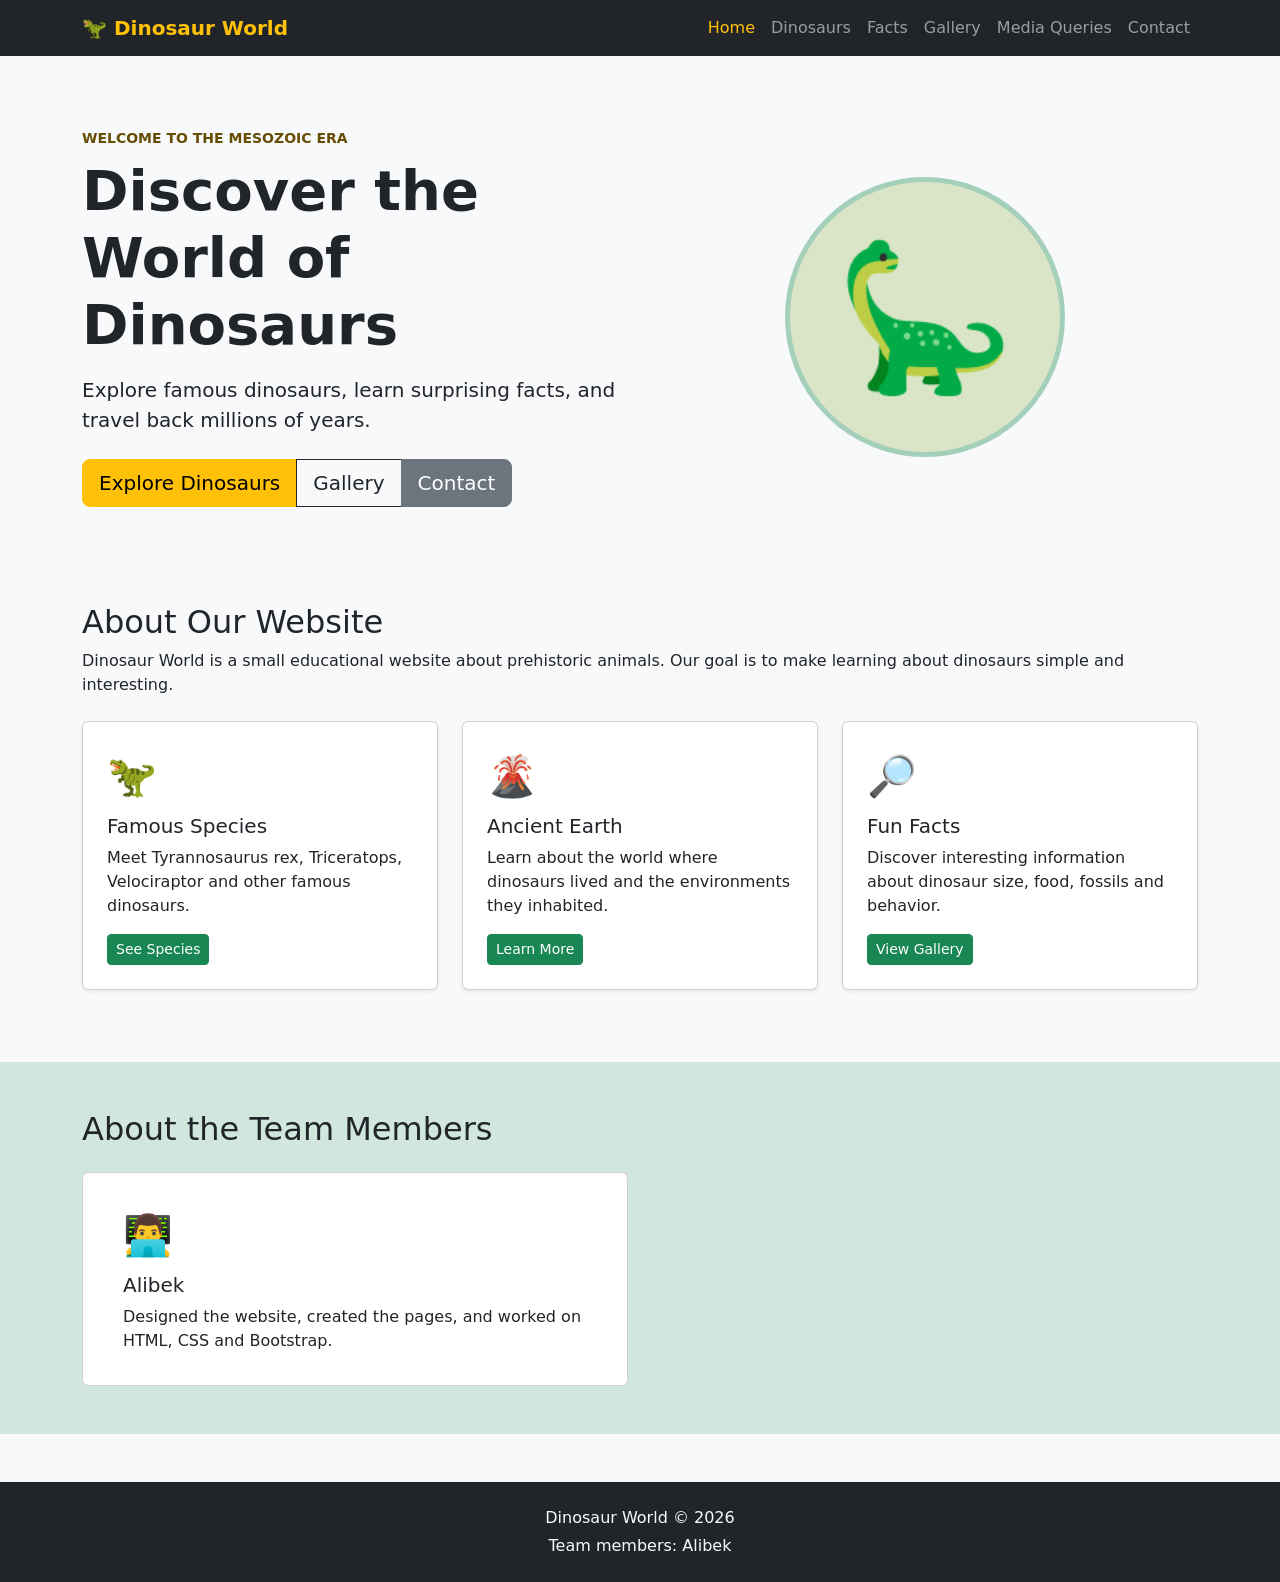
<file: dinosaur_world_bootstrap/index.html>
<!DOCTYPE html>
<html lang="en">
<head>
    <meta charset="UTF-8">
    <meta name="viewport" content="width=device-width, initial-scale=1">
    <title>Dinosaur World - Home</title>
    <link rel="stylesheet" href="css/bootstrap.min.css">
    <link rel="stylesheet" href="css/style.css">
</head>
<body class="bg-body-tertiary">
<a class="visually-hidden-focusable" href="#main">Skip to content</a>
<header>
    <nav class="navbar navbar-expand-lg navbar-dark bg-dark sticky-top" aria-label="Main navigation">
        <div class="container">
            <a class="navbar-brand fw-bold text-warning" href="index.html">🦖 Dinosaur World</a>
            <button class="navbar-toggler" type="button" data-bs-toggle="collapse" data-bs-target="#navMenu" aria-controls="navMenu" aria-expanded="false" aria-label="Toggle navigation">
                <span class="navbar-toggler-icon"></span>
            </button>
            <div class="collapse navbar-collapse" id="navMenu">
                <ul class="navbar-nav ms-auto mb-2 mb-lg-0"><li class="nav-item"><a class="nav-link active text-warning" href="index.html" aria-current="page">Home</a></li><li class="nav-item"><a class="nav-link" href="dinosaurs.html">Dinosaurs</a></li><li class="nav-item"><a class="nav-link" href="facts.html">Facts</a></li><li class="nav-item"><a class="nav-link" href="gallery.html">Gallery</a></li><li class="nav-item"><a class="nav-link" href="responsive.html">Media Queries</a></li><li class="nav-item"><a class="nav-link" href="contact.html">Contact</a></li></ul>
            </div>
        </div>
    </nav>
</header>
<main id="main">
    <section class="container py-5 mt-lg-4">
        <div class="row align-items-center g-4">
            <div class="col-12 col-lg-6 text-center text-lg-start">
                <p class="text-warning-emphasis fw-bold small mb-2">WELCOME TO THE MESOZOIC ERA</p>
                <h1 class="display-4 fw-bold mb-3">Discover the World of Dinosaurs</h1>
                <p class="lead mb-4">Explore famous dinosaurs, learn surprising facts, and travel back millions of years.</p>
                <div class="btn-group" role="group" aria-label="Quick links">
                    <a class="btn btn-warning btn-lg" href="dinosaurs.html">Explore Dinosaurs</a>
                    <a class="btn btn-outline-dark btn-lg" href="gallery.html">Gallery</a>
                    <a class="btn btn-secondary btn-lg" href="contact.html">Contact</a>
                </div>
            </div>
            <div class="col-12 col-lg-6 d-flex justify-content-center">
                <div class="hero-dino d-flex align-items-center justify-content-center rounded-circle border border-5 border-success-subtle" role="img" aria-label="Sauropod dinosaur">🦕</div>
            </div>
        </div>
    </section>

    <section class="container py-4 py-lg-5">
        <h2 class="mb-2">About Our Website</h2>
        <p class="mb-4">Dinosaur World is a small educational website about prehistoric animals. Our goal is to make learning about dinosaurs simple and interesting.</p>
        <div class="row g-3 g-lg-4">
            <div class="col-12 col-md-6 col-lg-4">
                <article class="card h-100 shadow-sm">
                    <div class="card-body d-flex flex-column p-4">
                        <div class="fs-1 mb-2"><span role="img" aria-label="Tyrannosaurus rex icon">🦖</span></div>
                        <h3 class="card-title h5">Famous Species</h3>
                        <p class="card-text flex-grow-1">Meet Tyrannosaurus rex, Triceratops, Velociraptor and other famous dinosaurs.</p>
                        <a class="btn btn-success btn-sm align-self-start" href="dinosaurs.html">See Species</a>
                    </div>
                </article>
            </div>
            <div class="col-12 col-md-6 col-lg-4">
                <article class="card h-100 shadow-sm">
                    <div class="card-body d-flex flex-column p-4">
                        <div class="fs-1 mb-2"><span role="img" aria-label="Volcano icon">🌋</span></div>
                        <h3 class="card-title h5">Ancient Earth</h3>
                        <p class="card-text flex-grow-1">Learn about the world where dinosaurs lived and the environments they inhabited.</p>
                        <a class="btn btn-success btn-sm align-self-start" href="facts.html">Learn More</a>
                    </div>
                </article>
            </div>
            <div class="col-12 col-md-6 col-lg-4">
                <article class="card h-100 shadow-sm">
                    <div class="card-body d-flex flex-column p-4">
                        <div class="fs-1 mb-2"><span role="img" aria-label="Magnifier icon">🔎</span></div>
                        <h3 class="card-title h5">Fun Facts</h3>
                        <p class="card-text flex-grow-1">Discover interesting information about dinosaur size, food, fossils and behavior.</p>
                        <a class="btn btn-success btn-sm align-self-start" href="gallery.html">View Gallery</a>
                    </div>
                </article>
            </div>
        </div>
    </section>

    <section class="bg-success-subtle py-5 mt-4">
        <div class="container">
            <h2 class="mb-4">About the Team Members</h2>
            <div class="row g-4">
                <div class="col-12 col-sm-8 col-md-6">
                    <div class="card p-3 px-sm-4">
                        <div class="card-body text-center text-sm-start">
                            <div class="fs-1 mb-2"><span role="img" aria-label="Developer">👨‍💻</span></div>
                            <h3 class="h5">Alibek</h3>
                            <p class="mb-0">Designed the website, created the pages, and worked on HTML, CSS and Bootstrap.</p>
                        </div>
                    </div>
                </div>
            </div>
        </div>
    </section>
</main>
<footer class="bg-dark text-light text-center py-4 mt-5">
    <p class="mb-1">Dinosaur World © 2026</p>
    <p class="mb-0">Team members: Alibek</p>
</footer>
<script src="js/bootstrap.bundle.min.js"></script>
</body>
</html>
</file>
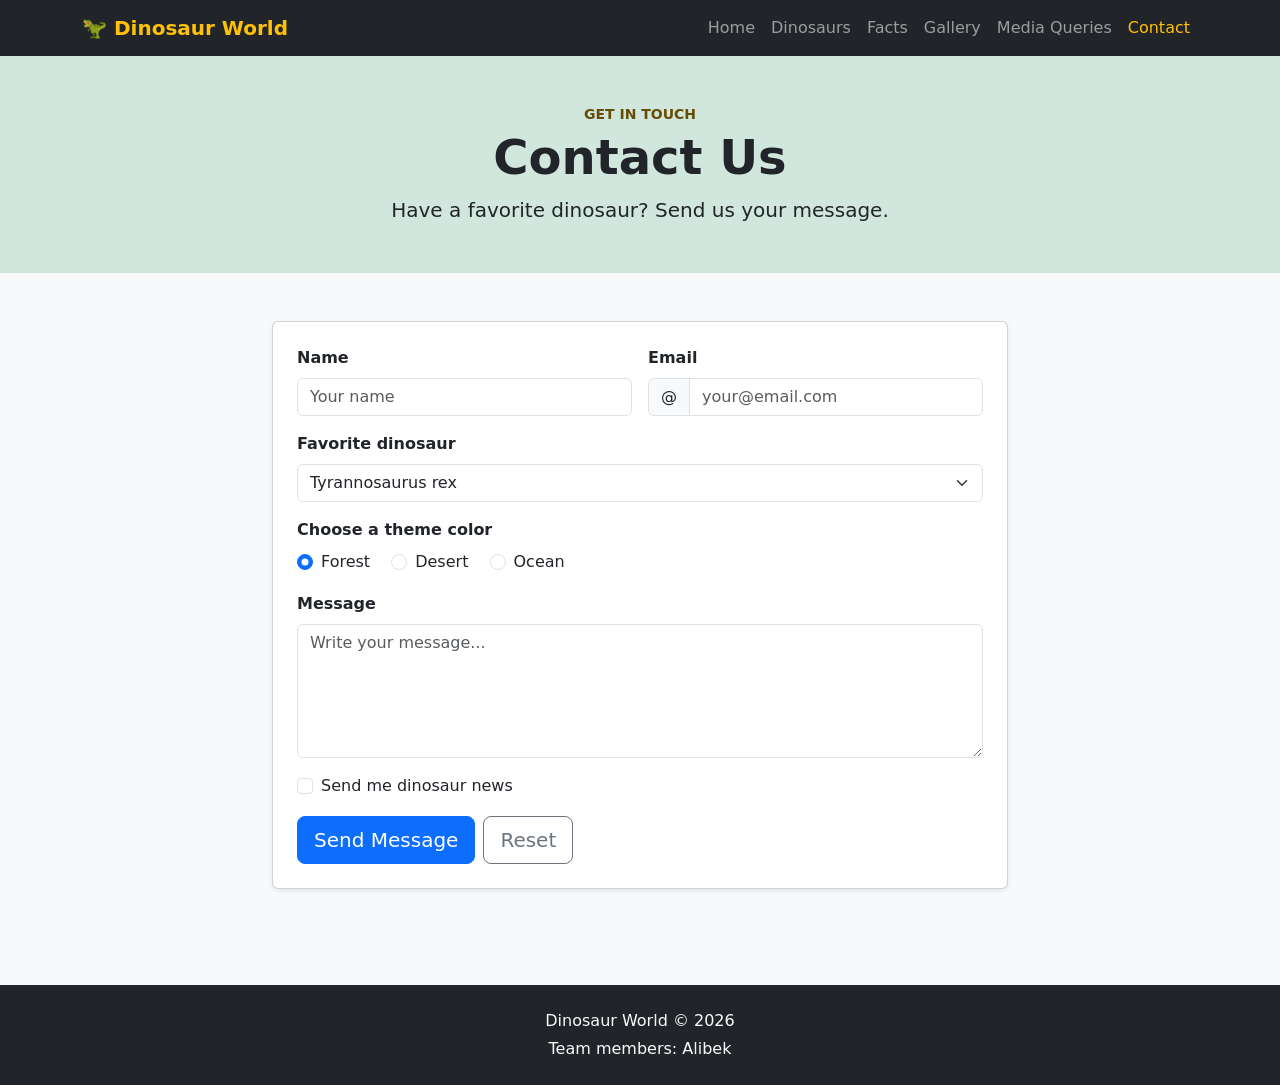
<file: dinosaur_world_bootstrap/contact.html>
<!DOCTYPE html>
<html lang="en">
<head>
    <meta charset="UTF-8">
    <meta name="viewport" content="width=device-width, initial-scale=1">
    <title>Dinosaur World - Contact</title>
    <link rel="stylesheet" href="css/bootstrap.min.css">
    <link rel="stylesheet" href="css/style.css">
</head>
<body class="bg-body-tertiary">
<a class="visually-hidden-focusable" href="#main">Skip to content</a>
<header>
    <nav class="navbar navbar-expand-lg navbar-dark bg-dark sticky-top" aria-label="Main navigation">
        <div class="container">
            <a class="navbar-brand fw-bold text-warning" href="index.html">🦖 Dinosaur World</a>
            <button class="navbar-toggler" type="button" data-bs-toggle="collapse" data-bs-target="#navMenu" aria-controls="navMenu" aria-expanded="false" aria-label="Toggle navigation">
                <span class="navbar-toggler-icon"></span>
            </button>
            <div class="collapse navbar-collapse" id="navMenu">
                <ul class="navbar-nav ms-auto mb-2 mb-lg-0"><li class="nav-item"><a class="nav-link" href="index.html">Home</a></li><li class="nav-item"><a class="nav-link" href="dinosaurs.html">Dinosaurs</a></li><li class="nav-item"><a class="nav-link" href="facts.html">Facts</a></li><li class="nav-item"><a class="nav-link" href="gallery.html">Gallery</a></li><li class="nav-item"><a class="nav-link" href="responsive.html">Media Queries</a></li><li class="nav-item"><a class="nav-link active text-warning" href="contact.html" aria-current="page">Contact</a></li></ul>
            </div>
        </div>
    </nav>
</header>
<main id="main">
    <section class="bg-success-subtle text-center py-5 px-3">
        <p class="text-warning-emphasis fw-bold small mb-1">GET IN TOUCH</p>
        <h1 class="display-5 fw-bold">Contact Us</h1>
        <p class="lead mb-0">Have a favorite dinosaur? Send us your message.</p>
    </section>

    <section class="container py-5">
        <div class="row justify-content-center">
            <div class="col-12 col-md-10 col-lg-8">
                <form class="card card-body p-3 p-md-4 shadow-sm" action="#" method="post">
                    <div class="row g-3">
                        <div class="col-12 col-md-6">
                            <label for="name" class="form-label fw-bold">Name</label>
                            <input type="text" class="form-control" id="name" name="name" placeholder="Your name" required>
                        </div>
                        <div class="col-12 col-md-6">
                            <label for="email" class="form-label fw-bold">Email</label>
                            <div class="input-group">
                                <span class="input-group-text" id="at">@</span>
                                <input type="email" class="form-control" id="email" name="email" placeholder="your@email.com" aria-describedby="at" required>
                            </div>
                        </div>
                        <div class="col-12">
                            <label for="dinosaur" class="form-label fw-bold">Favorite dinosaur</label>
                            <select class="form-select" id="dinosaur" name="dinosaur">
                                <option>Tyrannosaurus rex</option><option>Triceratops</option><option>Velociraptor</option><option>Brachiosaurus</option>
                            </select>
                        </div>
                        <fieldset class="col-12">
                            <legend class="form-label fw-bold fs-6">Choose a theme color</legend>
                            <div class="form-check form-check-inline"><input class="form-check-input" type="radio" name="theme" id="forest" value="forest" checked><label class="form-check-label" for="forest">Forest</label></div>
                            <div class="form-check form-check-inline"><input class="form-check-input" type="radio" name="theme" id="desert" value="desert"><label class="form-check-label" for="desert">Desert</label></div>
                            <div class="form-check form-check-inline"><input class="form-check-input" type="radio" name="theme" id="ocean" value="ocean"><label class="form-check-label" for="ocean">Ocean</label></div>
                        </fieldset>
                        <div class="col-12">
                            <label for="message" class="form-label fw-bold">Message</label>
                            <textarea class="form-control" id="message" name="message" rows="5" placeholder="Write your message..." required></textarea>
                        </div>
                        <div class="col-12">
                            <div class="form-check"><input class="form-check-input" type="checkbox" id="news"><label class="form-check-label" for="news">Send me dinosaur news</label></div>
                        </div>
                        <div class="col-12 d-grid d-sm-flex gap-2">
                            <button type="submit" class="btn btn-primary btn-lg">Send Message</button>
                            <button type="reset" class="btn btn-outline-secondary btn-lg">Reset</button>
                        </div>
                    </div>
                </form>
            </div>
        </div>
    </section>
</main>
<footer class="bg-dark text-light text-center py-4 mt-5">
    <p class="mb-1">Dinosaur World © 2026</p>
    <p class="mb-0">Team members: Alibek</p>
</footer>
<script src="js/bootstrap.bundle.min.js"></script>
</body>
</html>
</file>
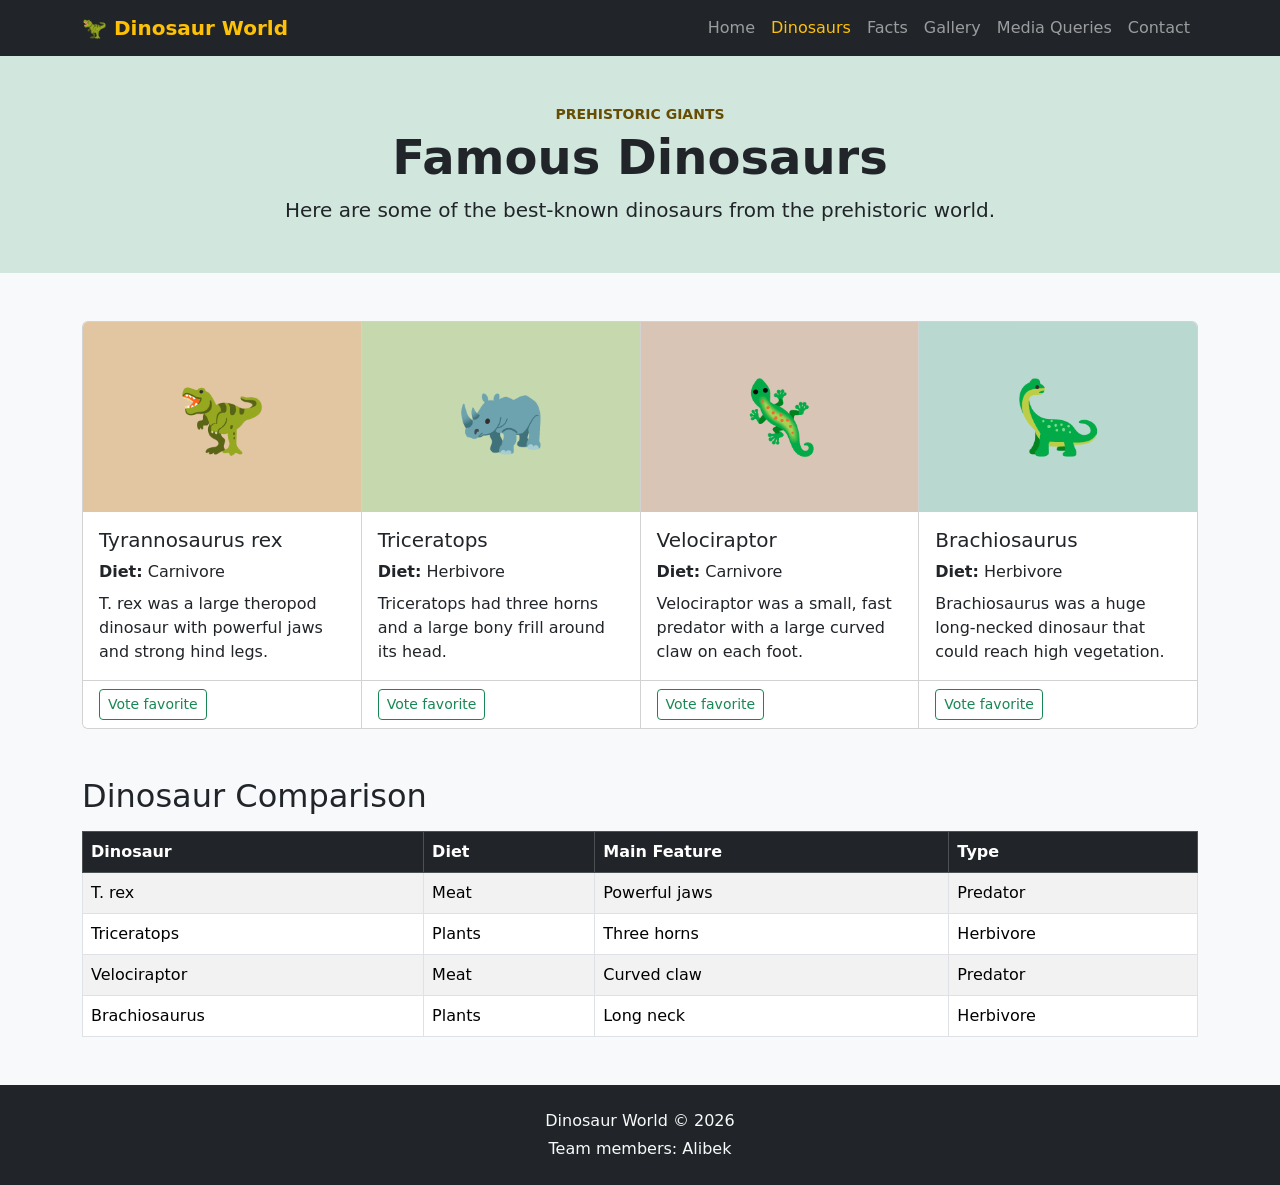
<file: dinosaur_world_bootstrap/dinosaurs.html>
<!DOCTYPE html>
<html lang="en">
<head>
    <meta charset="UTF-8">
    <meta name="viewport" content="width=device-width, initial-scale=1">
    <title>Dinosaur World - Dinosaurs</title>
    <link rel="stylesheet" href="css/bootstrap.min.css">
    <link rel="stylesheet" href="css/style.css">
</head>
<body class="bg-body-tertiary">
<a class="visually-hidden-focusable" href="#main">Skip to content</a>
<header>
    <nav class="navbar navbar-expand-lg navbar-dark bg-dark sticky-top" aria-label="Main navigation">
        <div class="container">
            <a class="navbar-brand fw-bold text-warning" href="index.html">🦖 Dinosaur World</a>
            <button class="navbar-toggler" type="button" data-bs-toggle="collapse" data-bs-target="#navMenu" aria-controls="navMenu" aria-expanded="false" aria-label="Toggle navigation">
                <span class="navbar-toggler-icon"></span>
            </button>
            <div class="collapse navbar-collapse" id="navMenu">
                <ul class="navbar-nav ms-auto mb-2 mb-lg-0"><li class="nav-item"><a class="nav-link" href="index.html">Home</a></li><li class="nav-item"><a class="nav-link active text-warning" href="dinosaurs.html" aria-current="page">Dinosaurs</a></li><li class="nav-item"><a class="nav-link" href="facts.html">Facts</a></li><li class="nav-item"><a class="nav-link" href="gallery.html">Gallery</a></li><li class="nav-item"><a class="nav-link" href="responsive.html">Media Queries</a></li><li class="nav-item"><a class="nav-link" href="contact.html">Contact</a></li></ul>
            </div>
        </div>
    </nav>
</header>
<main id="main">
    <section class="bg-success-subtle text-center py-5 px-3">
        <p class="text-warning-emphasis fw-bold small mb-1">PREHISTORIC GIANTS</p>
        <h1 class="display-5 fw-bold">Famous Dinosaurs</h1>
        <p class="lead mb-0">Here are some of the best-known dinosaurs from the prehistoric world.</p>
    </section>

    <section class="container py-5">
        <div class="card-group">
            <div class="card">
                <div class="tile t1 d-flex align-items-center justify-content-center card-img-top" role="img" aria-label="T-rex">🦖</div>
                <div class="card-body">
                    <h2 class="card-title h5">Tyrannosaurus rex</h2>
                    <p class="card-text mb-2"><strong>Diet:</strong> Carnivore</p>
                    <p class="card-text">T. rex was a large theropod dinosaur with powerful jaws and strong hind legs.</p>
                </div>
                <div class="card-footer bg-white"><a class="btn btn-outline-success btn-sm" href="contact.html">Vote favorite</a></div>
            </div>
            <div class="card">
                <div class="tile t2 d-flex align-items-center justify-content-center card-img-top" role="img" aria-label="Rhino">🦏</div>
                <div class="card-body">
                    <h2 class="card-title h5">Triceratops</h2>
                    <p class="card-text mb-2"><strong>Diet:</strong> Herbivore</p>
                    <p class="card-text">Triceratops had three horns and a large bony frill around its head.</p>
                </div>
                <div class="card-footer bg-white"><a class="btn btn-outline-success btn-sm" href="contact.html">Vote favorite</a></div>
            </div>
            <div class="card">
                <div class="tile t3 d-flex align-items-center justify-content-center card-img-top" role="img" aria-label="Lizard">🦎</div>
                <div class="card-body">
                    <h2 class="card-title h5">Velociraptor</h2>
                    <p class="card-text mb-2"><strong>Diet:</strong> Carnivore</p>
                    <p class="card-text">Velociraptor was a small, fast predator with a large curved claw on each foot.</p>
                </div>
                <div class="card-footer bg-white"><a class="btn btn-outline-success btn-sm" href="contact.html">Vote favorite</a></div>
            </div>
            <div class="card">
                <div class="tile t4 d-flex align-items-center justify-content-center card-img-top" role="img" aria-label="Sauropod">🦕</div>
                <div class="card-body">
                    <h2 class="card-title h5">Brachiosaurus</h2>
                    <p class="card-text mb-2"><strong>Diet:</strong> Herbivore</p>
                    <p class="card-text">Brachiosaurus was a huge long-necked dinosaur that could reach high vegetation.</p>
                </div>
                <div class="card-footer bg-white"><a class="btn btn-outline-success btn-sm" href="contact.html">Vote favorite</a></div>
            </div>
        </div>
    </section>

    <section class="container">
        <h2 class="mb-3">Dinosaur Comparison</h2>
        <div class="table-responsive">
            <table class="table table-striped table-bordered bg-white mb-0">
                <thead class="table-dark"><tr><th scope="col">Dinosaur</th><th scope="col">Diet</th><th scope="col">Main Feature</th><th scope="col">Type</th></tr></thead>
                <tbody><tr><td>T. rex</td><td>Meat</td><td>Powerful jaws</td><td>Predator</td></tr><tr><td>Triceratops</td><td>Plants</td><td>Three horns</td><td>Herbivore</td></tr><tr><td>Velociraptor</td><td>Meat</td><td>Curved claw</td><td>Predator</td></tr><tr><td>Brachiosaurus</td><td>Plants</td><td>Long neck</td><td>Herbivore</td></tr></tbody>
            </table>
        </div>
    </section>
</main>
<footer class="bg-dark text-light text-center py-4 mt-5">
    <p class="mb-1">Dinosaur World © 2026</p>
    <p class="mb-0">Team members: Alibek</p>
</footer>
<script src="js/bootstrap.bundle.min.js"></script>
</body>
</html>
</file>
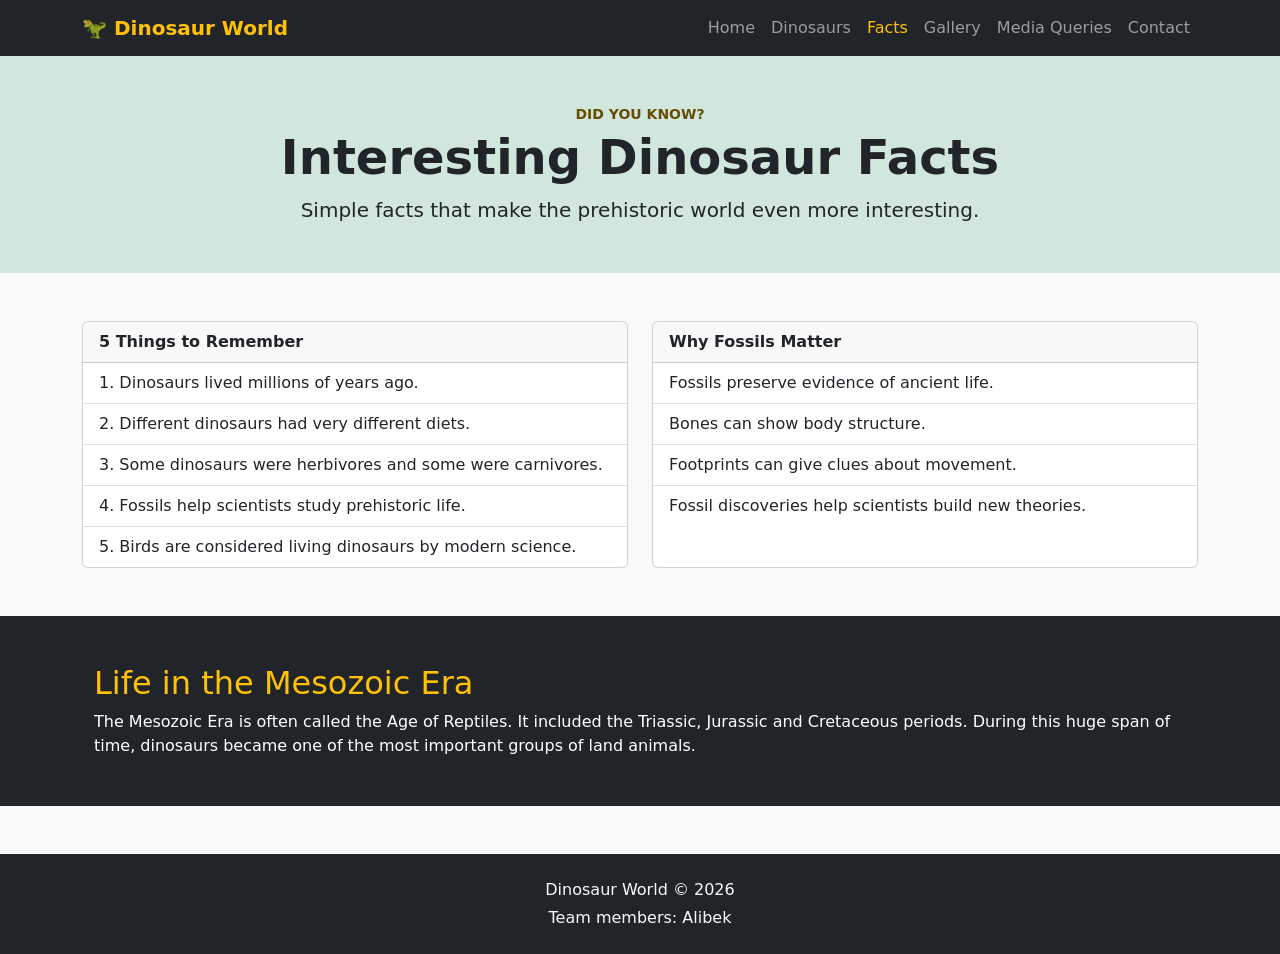
<file: dinosaur_world_bootstrap/facts.html>
<!DOCTYPE html>
<html lang="en">
<head>
    <meta charset="UTF-8">
    <meta name="viewport" content="width=device-width, initial-scale=1">
    <title>Dinosaur World - Facts</title>
    <link rel="stylesheet" href="css/bootstrap.min.css">
    <link rel="stylesheet" href="css/style.css">
</head>
<body class="bg-body-tertiary">
<a class="visually-hidden-focusable" href="#main">Skip to content</a>
<header>
    <nav class="navbar navbar-expand-lg navbar-dark bg-dark sticky-top" aria-label="Main navigation">
        <div class="container">
            <a class="navbar-brand fw-bold text-warning" href="index.html">🦖 Dinosaur World</a>
            <button class="navbar-toggler" type="button" data-bs-toggle="collapse" data-bs-target="#navMenu" aria-controls="navMenu" aria-expanded="false" aria-label="Toggle navigation">
                <span class="navbar-toggler-icon"></span>
            </button>
            <div class="collapse navbar-collapse" id="navMenu">
                <ul class="navbar-nav ms-auto mb-2 mb-lg-0"><li class="nav-item"><a class="nav-link" href="index.html">Home</a></li><li class="nav-item"><a class="nav-link" href="dinosaurs.html">Dinosaurs</a></li><li class="nav-item"><a class="nav-link active text-warning" href="facts.html" aria-current="page">Facts</a></li><li class="nav-item"><a class="nav-link" href="gallery.html">Gallery</a></li><li class="nav-item"><a class="nav-link" href="responsive.html">Media Queries</a></li><li class="nav-item"><a class="nav-link" href="contact.html">Contact</a></li></ul>
            </div>
        </div>
    </nav>
</header>
<main id="main">
    <section class="bg-success-subtle text-center py-5 px-3">
        <p class="text-warning-emphasis fw-bold small mb-1">DID YOU KNOW?</p>
        <h1 class="display-5 fw-bold">Interesting Dinosaur Facts</h1>
        <p class="lead mb-0">Simple facts that make the prehistoric world even more interesting.</p>
    </section>

    <section class="container py-5">
        <div class="row g-4">
            <div class="col-12 col-md-6">
                <div class="card h-100"><div class="card-header fw-bold">5 Things to Remember</div>
                <ol class="list-group list-group-flush list-group-numbered"><li class="list-group-item">Dinosaurs lived millions of years ago.</li><li class="list-group-item">Different dinosaurs had very different diets.</li><li class="list-group-item">Some dinosaurs were herbivores and some were carnivores.</li><li class="list-group-item">Fossils help scientists study prehistoric life.</li><li class="list-group-item">Birds are considered living dinosaurs by modern science.</li></ol></div>
            </div>
            <div class="col-12 col-md-6">
                <div class="card h-100"><div class="card-header fw-bold">Why Fossils Matter</div>
                <ul class="list-group list-group-flush"><li class="list-group-item">Fossils preserve evidence of ancient life.</li><li class="list-group-item">Bones can show body structure.</li><li class="list-group-item">Footprints can give clues about movement.</li><li class="list-group-item">Fossil discoveries help scientists build new theories.</li></ul></div>
            </div>
        </div>
    </section>

    <section class="bg-dark text-white py-5">
        <div class="container px-3 px-sm-4">
            <h2 class="text-warning">Life in the Mesozoic Era</h2>
            <p class="mb-0">The Mesozoic Era is often called the Age of Reptiles. It included the Triassic, Jurassic and Cretaceous periods. During this huge span of time, dinosaurs became one of the most important groups of land animals.</p>
        </div>
    </section>
</main>
<footer class="bg-dark text-light text-center py-4 mt-5">
    <p class="mb-1">Dinosaur World © 2026</p>
    <p class="mb-0">Team members: Alibek</p>
</footer>
<script src="js/bootstrap.bundle.min.js"></script>
</body>
</html>
</file>
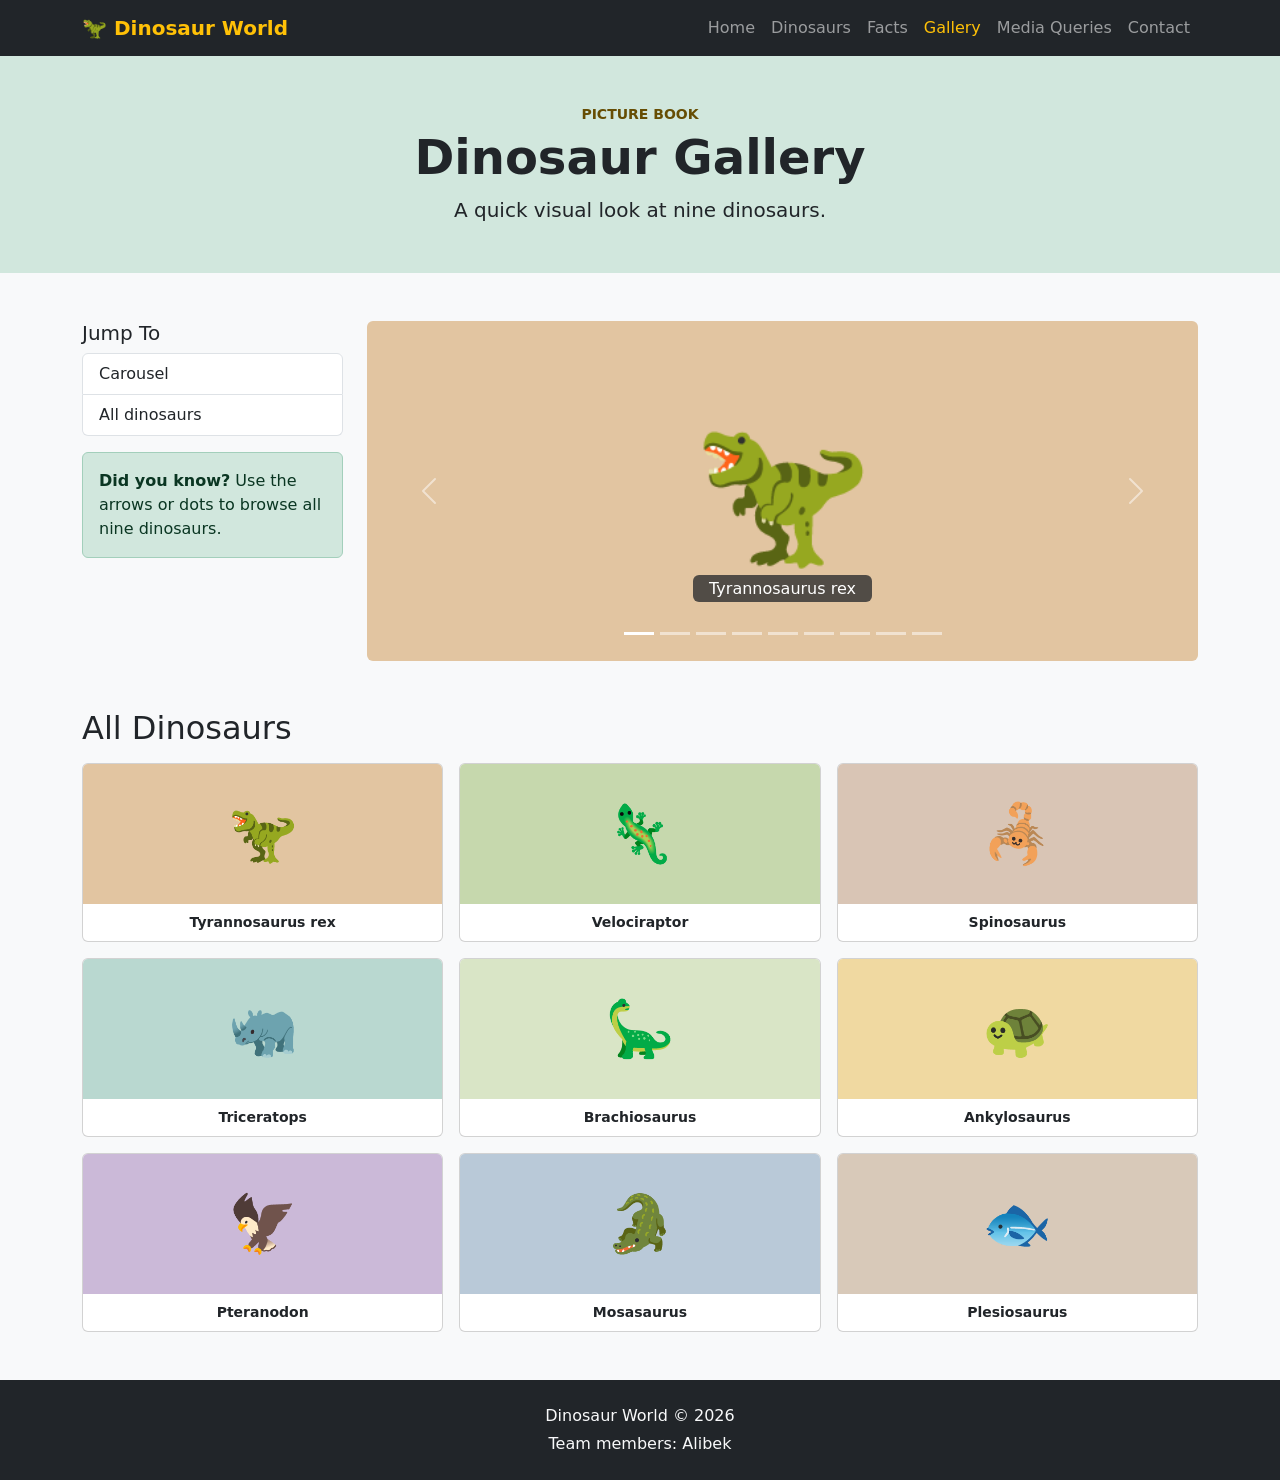
<file: dinosaur_world_bootstrap/gallery.html>
<!DOCTYPE html>
<html lang="en">
<head>
    <meta charset="UTF-8">
    <meta name="viewport" content="width=device-width, initial-scale=1">
    <title>Dinosaur World - Gallery</title>
    <link rel="stylesheet" href="css/bootstrap.min.css">
    <link rel="stylesheet" href="css/style.css">
</head>
<body class="bg-body-tertiary">
<a class="visually-hidden-focusable" href="#main">Skip to content</a>
<header>
    <nav class="navbar navbar-expand-lg navbar-dark bg-dark sticky-top" aria-label="Main navigation">
        <div class="container">
            <a class="navbar-brand fw-bold text-warning" href="index.html">🦖 Dinosaur World</a>
            <button class="navbar-toggler" type="button" data-bs-toggle="collapse" data-bs-target="#navMenu" aria-controls="navMenu" aria-expanded="false" aria-label="Toggle navigation">
                <span class="navbar-toggler-icon"></span>
            </button>
            <div class="collapse navbar-collapse" id="navMenu">
                <ul class="navbar-nav ms-auto mb-2 mb-lg-0"><li class="nav-item"><a class="nav-link" href="index.html">Home</a></li><li class="nav-item"><a class="nav-link" href="dinosaurs.html">Dinosaurs</a></li><li class="nav-item"><a class="nav-link" href="facts.html">Facts</a></li><li class="nav-item"><a class="nav-link active text-warning" href="gallery.html" aria-current="page">Gallery</a></li><li class="nav-item"><a class="nav-link" href="responsive.html">Media Queries</a></li><li class="nav-item"><a class="nav-link" href="contact.html">Contact</a></li></ul>
            </div>
        </div>
    </nav>
</header>
<main id="main">
    <section class="bg-success-subtle text-center py-5 px-3">
        <p class="text-warning-emphasis fw-bold small mb-1">PICTURE BOOK</p>
        <h1 class="display-5 fw-bold">Dinosaur Gallery</h1>
        <p class="lead mb-0">A quick visual look at nine dinosaurs.</p>
    </section>

    <section class="container py-5">
        <div class="row g-4">
            <aside class="col-12 col-lg-3">
                <h2 class="h5">Jump To</h2>
                <div class="list-group mb-3">
                    <a class="list-group-item list-group-item-action" href="#slider">Carousel</a>
                    <a class="list-group-item list-group-item-action" href="#thumbs">All dinosaurs</a>
                </div>
                <div class="alert alert-success mb-0" role="note"><strong>Did you know?</strong> Use the arrows or dots to browse all nine dinosaurs.</div>
            </aside>
            <div class="col-12 col-lg-9" id="slider">
                <div id="dinoCarousel" class="carousel slide" data-bs-ride="carousel" aria-label="Dinosaur carousel">
                    <div class="carousel-indicators"><button type="button" data-bs-target="#dinoCarousel" data-bs-slide-to="0" class="active" aria-current="true" aria-label="Slide 1"></button><button type="button" data-bs-target="#dinoCarousel" data-bs-slide-to="1" aria-label="Slide 2"></button><button type="button" data-bs-target="#dinoCarousel" data-bs-slide-to="2" aria-label="Slide 3"></button><button type="button" data-bs-target="#dinoCarousel" data-bs-slide-to="3" aria-label="Slide 4"></button><button type="button" data-bs-target="#dinoCarousel" data-bs-slide-to="4" aria-label="Slide 5"></button><button type="button" data-bs-target="#dinoCarousel" data-bs-slide-to="5" aria-label="Slide 6"></button><button type="button" data-bs-target="#dinoCarousel" data-bs-slide-to="6" aria-label="Slide 7"></button><button type="button" data-bs-target="#dinoCarousel" data-bs-slide-to="7" aria-label="Slide 8"></button><button type="button" data-bs-target="#dinoCarousel" data-bs-slide-to="8" aria-label="Slide 9"></button></div>
                    <div class="carousel-inner rounded">
                <div class="carousel-item active">
                    <div class="tile t1 slide d-flex align-items-center justify-content-center" role="img" aria-label="Tyrannosaurus rex">🦖</div>
                    <div class="carousel-caption d-block"><span class="bg-dark bg-opacity-75 rounded px-3 py-1">Tyrannosaurus rex</span></div>
                </div>
                <div class="carousel-item">
                    <div class="tile t2 slide d-flex align-items-center justify-content-center" role="img" aria-label="Velociraptor">🦎</div>
                    <div class="carousel-caption d-block"><span class="bg-dark bg-opacity-75 rounded px-3 py-1">Velociraptor</span></div>
                </div>
                <div class="carousel-item">
                    <div class="tile t3 slide d-flex align-items-center justify-content-center" role="img" aria-label="Spinosaurus">🦂</div>
                    <div class="carousel-caption d-block"><span class="bg-dark bg-opacity-75 rounded px-3 py-1">Spinosaurus</span></div>
                </div>
                <div class="carousel-item">
                    <div class="tile t4 slide d-flex align-items-center justify-content-center" role="img" aria-label="Triceratops">🦏</div>
                    <div class="carousel-caption d-block"><span class="bg-dark bg-opacity-75 rounded px-3 py-1">Triceratops</span></div>
                </div>
                <div class="carousel-item">
                    <div class="tile t5 slide d-flex align-items-center justify-content-center" role="img" aria-label="Brachiosaurus">🦕</div>
                    <div class="carousel-caption d-block"><span class="bg-dark bg-opacity-75 rounded px-3 py-1">Brachiosaurus</span></div>
                </div>
                <div class="carousel-item">
                    <div class="tile t6 slide d-flex align-items-center justify-content-center" role="img" aria-label="Ankylosaurus">🐢</div>
                    <div class="carousel-caption d-block"><span class="bg-dark bg-opacity-75 rounded px-3 py-1">Ankylosaurus</span></div>
                </div>
                <div class="carousel-item">
                    <div class="tile t7 slide d-flex align-items-center justify-content-center" role="img" aria-label="Pteranodon">🦅</div>
                    <div class="carousel-caption d-block"><span class="bg-dark bg-opacity-75 rounded px-3 py-1">Pteranodon</span></div>
                </div>
                <div class="carousel-item">
                    <div class="tile t8 slide d-flex align-items-center justify-content-center" role="img" aria-label="Mosasaurus">🐊</div>
                    <div class="carousel-caption d-block"><span class="bg-dark bg-opacity-75 rounded px-3 py-1">Mosasaurus</span></div>
                </div>
                <div class="carousel-item">
                    <div class="tile t9 slide d-flex align-items-center justify-content-center" role="img" aria-label="Plesiosaurus">🐟</div>
                    <div class="carousel-caption d-block"><span class="bg-dark bg-opacity-75 rounded px-3 py-1">Plesiosaurus</span></div>
                </div>
                    </div>
                    <button class="carousel-control-prev" type="button" data-bs-target="#dinoCarousel" data-bs-slide="prev"><span class="carousel-control-prev-icon" aria-hidden="true"></span><span class="visually-hidden">Previous</span></button>
                    <button class="carousel-control-next" type="button" data-bs-target="#dinoCarousel" data-bs-slide="next"><span class="carousel-control-next-icon" aria-hidden="true"></span><span class="visually-hidden">Next</span></button>
                </div>
            </div>
        </div>
    </section>

    <section class="container" id="thumbs">
        <h2 class="mb-3">All Dinosaurs</h2>
        <div class="row g-3">
            <div class="col-6 col-md-4">
                <div class="card text-center h-100"><div class="tile t1 thumb d-flex align-items-center justify-content-center card-img-top" role="img" aria-label="Tyrannosaurus rex">🦖</div>
                <div class="card-body py-2"><p class="card-text small fw-bold mb-0">Tyrannosaurus rex</p></div></div>
            </div>
            <div class="col-6 col-md-4">
                <div class="card text-center h-100"><div class="tile t2 thumb d-flex align-items-center justify-content-center card-img-top" role="img" aria-label="Velociraptor">🦎</div>
                <div class="card-body py-2"><p class="card-text small fw-bold mb-0">Velociraptor</p></div></div>
            </div>
            <div class="col-6 col-md-4">
                <div class="card text-center h-100"><div class="tile t3 thumb d-flex align-items-center justify-content-center card-img-top" role="img" aria-label="Spinosaurus">🦂</div>
                <div class="card-body py-2"><p class="card-text small fw-bold mb-0">Spinosaurus</p></div></div>
            </div>
            <div class="col-6 col-md-4">
                <div class="card text-center h-100"><div class="tile t4 thumb d-flex align-items-center justify-content-center card-img-top" role="img" aria-label="Triceratops">🦏</div>
                <div class="card-body py-2"><p class="card-text small fw-bold mb-0">Triceratops</p></div></div>
            </div>
            <div class="col-6 col-md-4">
                <div class="card text-center h-100"><div class="tile t5 thumb d-flex align-items-center justify-content-center card-img-top" role="img" aria-label="Brachiosaurus">🦕</div>
                <div class="card-body py-2"><p class="card-text small fw-bold mb-0">Brachiosaurus</p></div></div>
            </div>
            <div class="col-6 col-md-4">
                <div class="card text-center h-100"><div class="tile t6 thumb d-flex align-items-center justify-content-center card-img-top" role="img" aria-label="Ankylosaurus">🐢</div>
                <div class="card-body py-2"><p class="card-text small fw-bold mb-0">Ankylosaurus</p></div></div>
            </div>
            <div class="col-6 col-md-4">
                <div class="card text-center h-100"><div class="tile t7 thumb d-flex align-items-center justify-content-center card-img-top" role="img" aria-label="Pteranodon">🦅</div>
                <div class="card-body py-2"><p class="card-text small fw-bold mb-0">Pteranodon</p></div></div>
            </div>
            <div class="col-6 col-md-4">
                <div class="card text-center h-100"><div class="tile t8 thumb d-flex align-items-center justify-content-center card-img-top" role="img" aria-label="Mosasaurus">🐊</div>
                <div class="card-body py-2"><p class="card-text small fw-bold mb-0">Mosasaurus</p></div></div>
            </div>
            <div class="col-6 col-md-4">
                <div class="card text-center h-100"><div class="tile t9 thumb d-flex align-items-center justify-content-center card-img-top" role="img" aria-label="Plesiosaurus">🐟</div>
                <div class="card-body py-2"><p class="card-text small fw-bold mb-0">Plesiosaurus</p></div></div>
            </div>
        </div>
    </section>
</main>
<footer class="bg-dark text-light text-center py-4 mt-5">
    <p class="mb-1">Dinosaur World © 2026</p>
    <p class="mb-0">Team members: Alibek</p>
</footer>
<script src="js/bootstrap.bundle.min.js"></script>
</body>
</html>
</file>
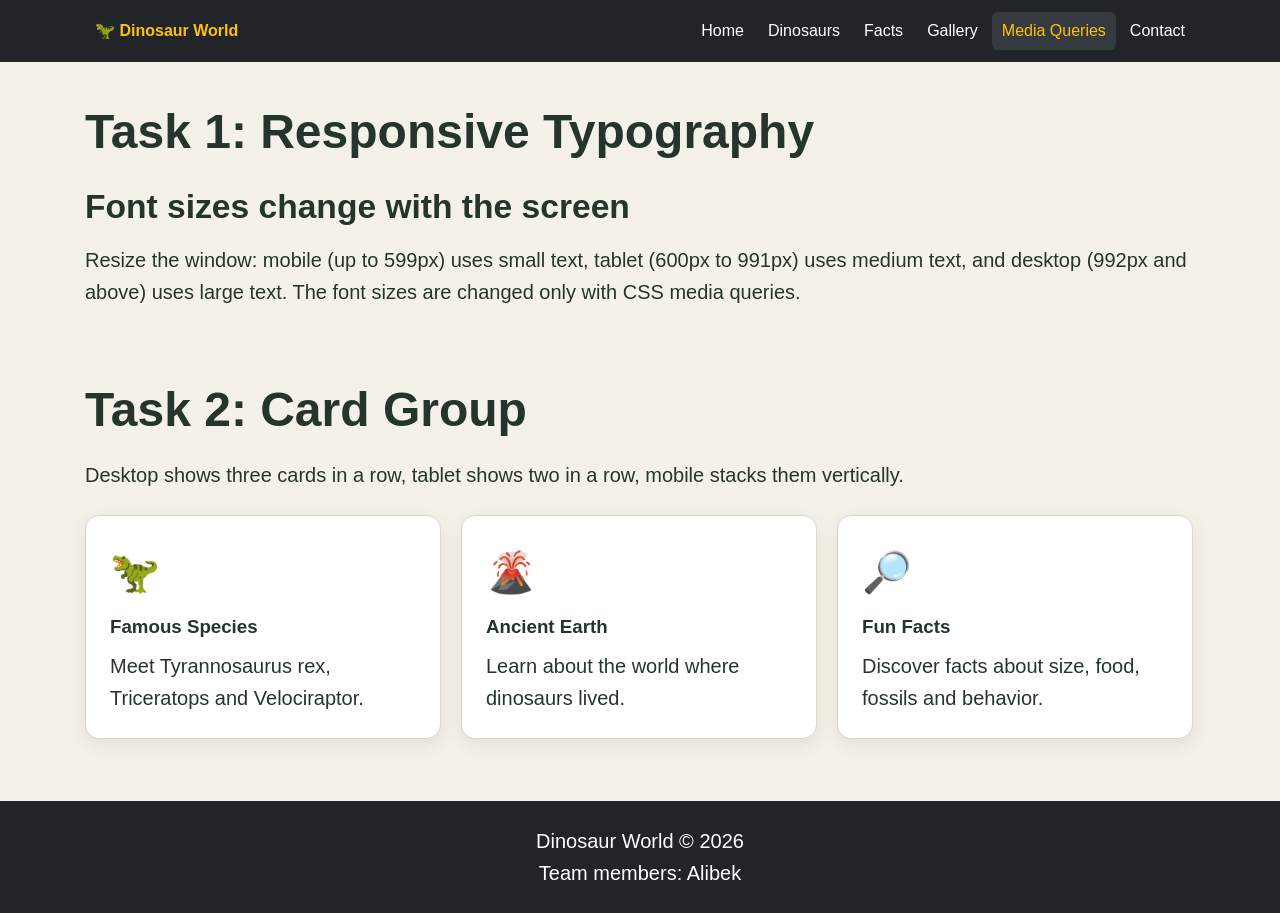
<file: dinosaur_world_bootstrap/responsive.html>
<!DOCTYPE html>
<html lang="en">
<head>
    <meta charset="UTF-8">
    <meta name="viewport" content="width=device-width, initial-scale=1">
    <title>Dinosaur World - Media Queries</title>
    <link rel="stylesheet" href="css/media.css">
</head>
<body>
<header class="mq-header"><nav aria-label="Main navigation"><a class="brand" href="index.html">🦖 Dinosaur World</a><div class="mq-links"><a href="index.html">Home</a><a href="dinosaurs.html">Dinosaurs</a><a href="facts.html">Facts</a><a href="gallery.html">Gallery</a><a href="responsive.html" class="active">Media Queries</a><a href="contact.html">Contact</a></div></nav></header>
<main>
    <section class="mq-section">
        <h1>Task 1: Responsive Typography</h1>
        <h2>Font sizes change with the screen</h2>
        <p>Resize the window: mobile (up to 599px) uses small text, tablet (600px to 991px) uses medium text, and desktop (992px and above) uses large text. The font sizes are changed only with CSS media queries.</p>
    </section>
    <section class="mq-section">
        <h1>Task 2: Card Group</h1>
        <p>Desktop shows three cards in a row, tablet shows two in a row, mobile stacks them vertically.</p>
        <div class="mq-cards"><article class="mq-card"><div class="mq-icon" role="img" aria-label="icon">🦖</div><h3>Famous Species</h3><p>Meet Tyrannosaurus rex, Triceratops and Velociraptor.</p></article><article class="mq-card"><div class="mq-icon" role="img" aria-label="icon">🌋</div><h3>Ancient Earth</h3><p>Learn about the world where dinosaurs lived.</p></article><article class="mq-card"><div class="mq-icon" role="img" aria-label="icon">🔎</div><h3>Fun Facts</h3><p>Discover facts about size, food, fossils and behavior.</p></article></div>
    </section>
</main>
<footer class="mq-footer"><p>Dinosaur World © 2026</p><p>Team members: Alibek</p></footer>
</body>
</html>
</file>
<file: dinosaur_world_bootstrap/css/style.css>
/* Only theme colors and fixed sizes. All spacing uses Bootstrap utilities. */
.hero-dino { width: 280px; height: 280px; font-size: 9rem; background: #d9e5c6; }
.tile { height: 190px; font-size: 4.5rem; }
.tile.slide { height: 340px; font-size: 9rem; }
.tile.thumb { height: 140px; font-size: 3.5rem; }
.t1 { background: #e2c5a1; } .t2 { background: #c6d8ad; } .t3 { background: #d9c5b5; }
.t4 { background: #b9d8d0; } .t5 { background: #d9e5c6; } .t6 { background: #f0d9a1; }
.t7 { background: #cbb9d8; } .t8 { background: #b9c9d8; } .t9 { background: #d8c9b9; }
.carousel-caption { bottom: 2.5rem; }
@media (max-width: 575.98px) { .hero-dino { width: 200px; height: 200px; font-size: 6rem; } .tile.slide { height: 240px; font-size: 6rem; } }
</file>
<file: dinosaur_world_bootstrap/css/media.css>
/* Part 1: Media Queries only (no Bootstrap). Mobile-first. */
* { box-sizing: border-box; margin: 0; padding: 0; }
body { font-family: Arial, Helvetica, sans-serif; background: #f4f1e8; color: #26352b; line-height: 1.6; }
.mq-header { background: #212529; }
.mq-header nav { max-width: 1150px; margin: auto; padding: 12px 20px; display: flex; flex-wrap: wrap; align-items: center; justify-content: space-between; gap: 10px; }
.mq-header a { color: #fff; text-decoration: none; padding: 6px 10px; border-radius: 6px; }
.mq-header .brand { color: #ffc107; font-weight: 800; }
.mq-header a.active { color: #ffc107; background: #343a40; }
.mq-links { display: flex; flex-wrap: wrap; gap: 4px; }
.mq-section { max-width: 1150px; margin: auto; padding: 32px 20px; }
.mq-footer { background: #212529; color: #fff; text-align: center; padding: 24px 12px; margin-top: 30px; }

/* Task 1: responsive typography (mobile default) */
h1 { font-size: 1.5rem; margin-bottom: 10px; }
h2 { font-size: 1.2rem; margin-bottom: 10px; }
p  { font-size: 0.95rem; }
@media (min-width: 600px) {  /* tablet */
    h1 { font-size: 2.2rem; } h2 { font-size: 1.6rem; } p { font-size: 1.1rem; }
}
@media (min-width: 992px) {  /* desktop */
    h1 { font-size: 3rem; } h2 { font-size: 2.1rem; } p { font-size: 1.25rem; }
}

/* Task 2: card group (mobile: 1 column) */
.mq-cards { display: flex; flex-wrap: wrap; gap: 20px; margin-top: 24px; }
.mq-card { flex: 0 0 100%; background: #fff; border: 1px solid #d7d9c9; border-radius: 14px; padding: 24px; box-shadow: 0 6px 18px rgba(0,0,0,.08); }
.mq-icon { font-size: 2.5rem; }
.mq-card h3 { margin: 8px 0; }
@media (min-width: 600px) {  /* tablet: 2 per row */
    .mq-card { flex: 0 0 calc(50% - 10px); }
}
@media (min-width: 992px) {  /* desktop: 3 per row */
    .mq-card { flex: 0 0 calc(33.333% - 14px); }
}
</file>
